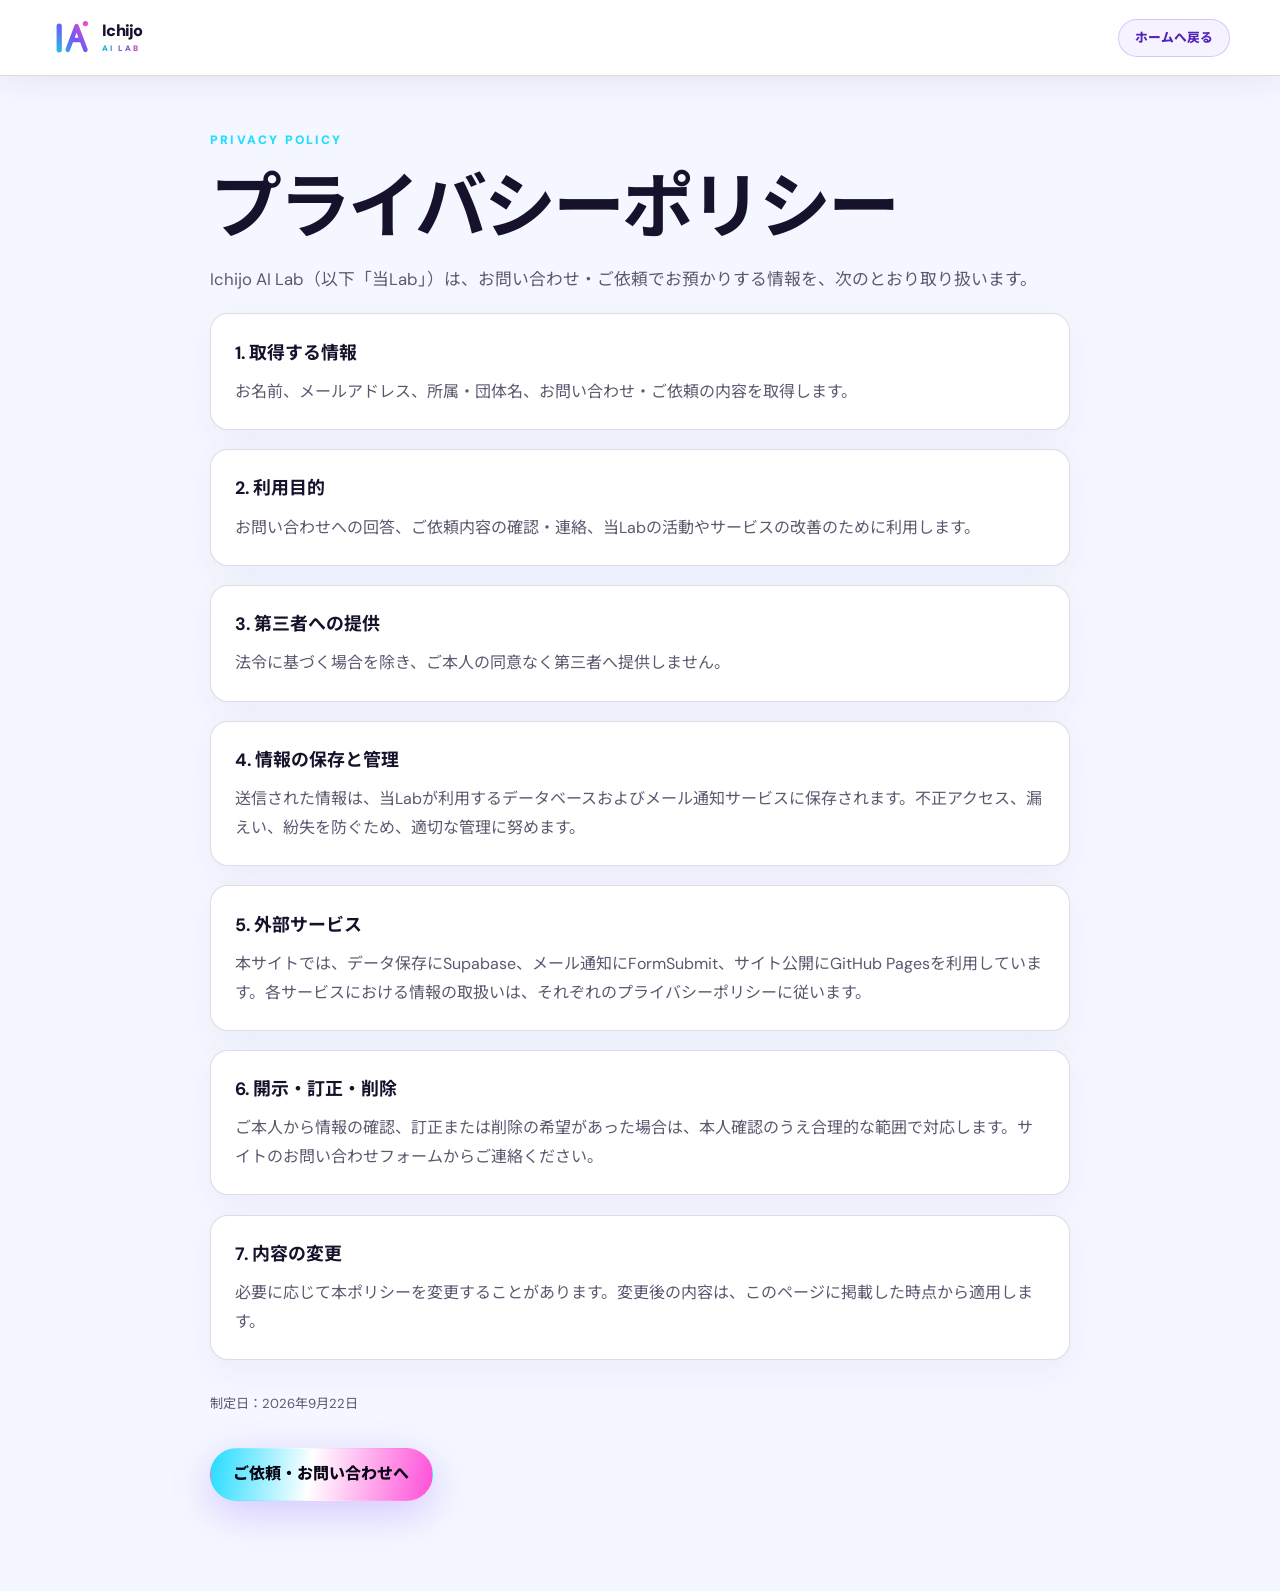
<file: privacy.html>
<!doctype html>
<html lang="ja">
<head>
  <meta charset="UTF-8">
  <meta name="viewport" content="width=device-width,initial-scale=1">
  <meta name="description" content="Ichijo AI Labのプライバシーポリシー">
  <meta name="theme-color" content="#f4f7ff">
  <title>プライバシーポリシー | Ichijo AI Lab</title>
  <link rel="stylesheet" href="assets/style.css">
  <link rel="stylesheet" href="assets/logo.css">
  <link rel="stylesheet" href="assets/privacy.css">
  <link rel="icon" href="assets/logo-mark.svg" type="image/svg+xml">
</head>
<body class="policy-page">
  <header class="site-header">
    <a class="brand" href="index.html" aria-label="Ichijo AI Lab ホーム">
      <img class="brand-mark" src="assets/logo-mark.svg" alt="" width="42" height="42">
      <span class="brand-wordmark"><span class="brand-name">Ichijo</span><span class="brand-lab">AI LAB</span></span>
    </a>
    <a class="button button-ghost small" href="index.html">ホームへ戻る</a>
  </header>
  <main class="policy-shell">
    <p class="eyebrow">PRIVACY POLICY</p>
    <h1>プライバシーポリシー</h1>
    <p class="policy-lead">Ichijo AI Lab（以下「当Lab」）は、お問い合わせ・ご依頼でお預かりする情報を、次のとおり取り扱います。</p>
    <section><h2>1. 取得する情報</h2><p>お名前、メールアドレス、所属・団体名、お問い合わせ・ご依頼の内容を取得します。</p></section>
    <section><h2>2. 利用目的</h2><p>お問い合わせへの回答、ご依頼内容の確認・連絡、当Labの活動やサービスの改善のために利用します。</p></section>
    <section><h2>3. 第三者への提供</h2><p>法令に基づく場合を除き、ご本人の同意なく第三者へ提供しません。</p></section>
    <section><h2>4. 情報の保存と管理</h2><p>送信された情報は、当Labが利用するデータベースおよびメール通知サービスに保存されます。不正アクセス、漏えい、紛失を防ぐため、適切な管理に努めます。</p></section>
    <section><h2>5. 外部サービス</h2><p>本サイトでは、データ保存にSupabase、メール通知にFormSubmit、サイト公開にGitHub Pagesを利用しています。各サービスにおける情報の取扱いは、それぞれのプライバシーポリシーに従います。</p></section>
    <section><h2>6. 開示・訂正・削除</h2><p>ご本人から情報の確認、訂正または削除の希望があった場合は、本人確認のうえ合理的な範囲で対応します。サイトのお問い合わせフォームからご連絡ください。</p></section>
    <section><h2>7. 内容の変更</h2><p>必要に応じて本ポリシーを変更することがあります。変更後の内容は、このページに掲載した時点から適用します。</p></section>
    <p class="policy-date">制定日：2026年9月22日</p>
    <a class="button button-primary" href="index.html#request">ご依頼・お問い合わせへ</a>
  </main>
</body>
</html>
</file>
<file: assets/style.css>
@import url('https://fonts.googleapis.com/css2?family=DM+Sans:wght@400;600;700&family=Noto+Sans+JP:wght@400;600;700;900&display=swap');
:root{--bg:#090616;--panel:#121027;--ink:#f9f8ff;--muted:#b9b4cf;--purple:#7c3cff;--pink:#ff4fd8;--cyan:#23dcff;--yellow:#ffcf57;--border:rgba(255,255,255,.14);--max:1180px;--radius:24px}
*{box-sizing:border-box}html{scroll-behavior:smooth}body{margin:0;background:var(--bg);color:var(--ink);font-family:'DM Sans','Noto Sans JP',sans-serif;line-height:1.8;overflow-x:hidden}a{color:inherit;text-decoration:none}button,input,select,textarea{font:inherit}.skip-link{position:fixed;top:-100px;left:1rem;padding:.7rem 1rem;background:#fff;color:#000;z-index:100}.skip-link:focus{top:1rem}.site-header{position:fixed;z-index:50;top:0;left:0;right:0;height:76px;display:flex;align-items:center;justify-content:space-between;padding:0 max(24px,calc((100vw - var(--max))/2));background:rgba(9,6,22,.74);backdrop-filter:blur(18px);border-bottom:1px solid var(--border)}.brand{display:flex;align-items:center;gap:.75rem;font-weight:900;letter-spacing:-.02em}.brand-mark{display:grid;place-items:center;width:38px;height:38px;color:#090616;background:linear-gradient(135deg,var(--cyan),var(--pink));border-radius:11px;box-shadow:0 0 28px rgba(35,220,255,.25)}.global-nav{display:flex;gap:1.8rem;font-size:.86rem;font-weight:700}.global-nav a{color:var(--muted);transition:.2s}.global-nav a:hover{color:#fff}.menu-button{display:none;background:transparent;border:1px solid var(--border);color:#fff;border-radius:999px;padding:.55rem .9rem;font-size:.75rem}.hero{min-height:100svh;position:relative;display:grid;grid-template-columns:1.08fr .92fr;align-items:center;gap:5vw;padding:130px max(24px,calc((100vw - var(--max))/2)) 80px;isolation:isolate;overflow:hidden}.hero-grid{position:absolute;inset:0;z-index:-3;background:linear-gradient(rgba(35,220,255,.055) 1px,transparent 1px),linear-gradient(90deg,rgba(35,220,255,.055) 1px,transparent 1px);background-size:54px 54px;mask-image:linear-gradient(to bottom,black,transparent)}.hero:after{content:'';position:absolute;z-index:-2;left:-10%;right:-10%;bottom:-12%;height:45%;background:linear-gradient(90deg,var(--purple),var(--pink));filter:blur(160px);opacity:.22}.hero-orb{position:absolute;z-index:-1;border-radius:50%;filter:blur(4px);opacity:.7}.hero-orb-a{width:350px;height:350px;right:8%;top:12%;background:radial-gradient(circle at 35% 30%,#fff 0 1%,var(--cyan) 2%,var(--purple) 38%,transparent 70%);animation:float 8s ease-in-out infinite}.hero-orb-b{width:210px;height:210px;right:30%;bottom:8%;background:radial-gradient(circle,var(--pink),transparent 68%);filter:blur(30px);opacity:.35;animation:float 6s ease-in-out infinite reverse}@keyframes float{50%{transform:translateY(-18px) rotate(8deg)}}.eyebrow{margin:0 0 1rem;color:var(--cyan);font-size:.76rem;font-weight:900;letter-spacing:.18em;text-transform:uppercase}.hero h1{font-size:clamp(3.2rem,7.2vw,7.2rem);line-height:.9;letter-spacing:-.075em;margin:0 0 2rem;font-weight:900;text-shadow:0 8px 40px rgba(0,0,0,.3)}.hero h1 span,.section-heading h2 span,.form-intro h2 span{background:linear-gradient(90deg,var(--cyan),#fff 42%,var(--pink));-webkit-background-clip:text;background-clip:text;color:transparent}.hero-copy{max-width:620px;color:#d5d1e4;font-size:clamp(1rem,1.4vw,1.12rem)}.hero-actions{display:flex;gap:1rem;margin-top:2.2rem}.button{display:inline-flex;justify-content:center;align-items:center;min-height:50px;padding:.7rem 1.4rem;border:1px solid transparent;border-radius:999px;font-weight:800;cursor:pointer;transition:.22s}.button:hover{transform:translateY(-2px)}.button-primary{color:#090616;background:linear-gradient(100deg,var(--cyan),#fff 45%,var(--pink));box-shadow:0 12px 40px rgba(124,60,255,.25)}.button-ghost{border-color:var(--border);background:rgba(255,255,255,.04)}.button-light{background:#fff;color:#24104b}.button-danger{background:rgba(255,79,109,.12);border-color:rgba(255,79,109,.35);color:#ff8ea5}.button.small{min-height:38px;padding:.4rem 1rem;font-size:.8rem}.hero-console{position:relative;border:1px solid rgba(35,220,255,.28);border-radius:20px;background:linear-gradient(145deg,rgba(18,16,39,.9),rgba(23,8,57,.72));box-shadow:0 35px 100px rgba(0,0,0,.45),inset 0 0 60px rgba(124,60,255,.08);transform:perspective(900px) rotateY(-5deg);overflow:hidden}.console-bar{display:flex;align-items:center;gap:.45rem;padding:.8rem 1rem;border-bottom:1px solid var(--border);font-size:.58rem;letter-spacing:.15em;color:var(--muted)}.console-bar span{width:8px;height:8px;border-radius:50%;background:var(--pink)}.console-bar span:nth-child(2){background:var(--yellow)}.console-bar span:nth-child(3){background:var(--cyan)}.console-bar b{margin-left:auto}.console-body{padding:clamp(1.5rem,4vw,3rem)}.console-body p{margin:0;padding:1.35rem 0;border-bottom:1px solid var(--border);font-size:clamp(1rem,2vw,1.4rem);font-weight:800}.console-body small{display:block;color:var(--pink);font-size:.68rem;letter-spacing:.15em}.pulse-line{display:flex;align-items:center;gap:.7rem;margin-top:1.4rem;color:var(--cyan);font-size:.68rem;font-weight:800;letter-spacing:.12em}.pulse-line i{width:9px;height:9px;border-radius:50%;background:var(--cyan);box-shadow:0 0 18px var(--cyan)}.scroll-cue{position:absolute;bottom:2rem;left:50%;transform:translateX(-50%);font-size:.62rem;letter-spacing:.2em;color:var(--muted)}.scroll-cue span{display:block;text-align:center;font-size:1.2rem}.section{max-width:var(--max);margin:auto;padding:120px 24px}.section-heading{max-width:760px}.section-heading h2,.form-intro h2{font-size:clamp(2.5rem,5.5vw,5.2rem);line-height:1.08;letter-spacing:-.055em;margin:.2rem 0 1.5rem}.section-heading>p:last-child{color:var(--muted)}.section-heading.row{max-width:none;display:flex;align-items:end;justify-content:space-between;gap:2rem}.section-heading.row>p{max-width:390px}.about-layout{display:grid;grid-template-columns:1fr 1fr;gap:8vw;margin-top:4rem}.about-copy p{color:var(--muted)}.about-copy .lead{font-size:1.35rem;color:#fff;font-weight:600}.stats-grid{display:grid;grid-template-columns:1fr 1fr;gap:1rem}.stat-card{min-height:190px;display:flex;flex-direction:column;justify-content:end;padding:1.5rem;border:1px solid var(--border);border-radius:var(--radius);background:linear-gradient(145deg,rgba(124,60,255,.22),rgba(255,255,255,.03))}.stat-card strong{font-size:4.4rem;line-height:1;color:var(--cyan)}.stat-card span{font-size:.85rem;color:var(--muted)}.stat-card.wide{grid-column:1/-1;min-height:150px;background:linear-gradient(110deg,rgba(255,79,216,.2),rgba(35,220,255,.08))}.mission-section{display:grid;grid-template-columns:1fr 1fr;gap:1.5rem;padding-top:20px}.mission-card{position:relative;display:grid;grid-template-columns:auto 1fr;gap:1.5rem;min-height:440px;padding:2.2rem;border:1px solid var(--border);border-radius:32px;overflow:hidden;background:var(--panel)}.mission-card:after{content:'';position:absolute;width:260px;height:260px;border-radius:50%;right:-100px;bottom:-100px;background:var(--purple);filter:blur(70px);opacity:.25}.mission-card:nth-child(2):after{background:var(--pink)}.mission-number{font-size:1rem;color:var(--pink);font-weight:900}.mission-card h3{font-size:clamp(2rem,3.5vw,3.3rem);line-height:1.15;letter-spacing:-.04em;margin:4rem 0 1.5rem}.mission-card p:last-child{color:var(--muted)}.projects-section{max-width:none;background:linear-gradient(180deg,transparent,rgba(124,60,255,.08),transparent)}.projects-section>.section-heading,.project-grid{max-width:var(--max);margin-left:auto;margin-right:auto}.project-grid{display:grid;grid-template-columns:repeat(2,1fr);gap:1.4rem;margin-top:4rem}.project-card{position:relative;padding:1.5rem;border:1px solid var(--border);border-radius:28px;background:rgba(18,16,39,.85);overflow:hidden}.project-top{display:flex;justify-content:space-between;align-items:center}.project-top span{font-weight:900;color:var(--muted)}.project-top small,.coming-soon{font-size:.67rem;letter-spacing:.14em;font-weight:800}.project-visual{height:220px;display:grid;place-items:center;margin:1.2rem 0;border-radius:18px;background:radial-gradient(circle at center,rgba(124,60,255,.45),rgba(6,5,15,.8));overflow:hidden;position:relative}.project-visual:before,.project-visual:after{content:'';position:absolute;width:150%;height:1px;background:currentColor;opacity:.25;transform:rotate(20deg)}.project-visual:after{transform:rotate(-20deg)}.project-visual b{display:grid;place-items:center;width:100px;height:100px;border:2px solid currentColor;border-radius:30px;font-size:3.5rem;box-shadow:0 0 50px currentColor,inset 0 0 30px currentColor}.project-card h3{font-size:1.55rem;margin:.7rem 0}.project-card p{color:var(--muted);margin:0 0 1rem}.project-card a{font-weight:800;font-size:.85rem}.project-card a span{color:var(--cyan)}.accent-pink{color:var(--pink)}.accent-cyan{color:var(--cyan)}.accent-yellow{color:var(--yellow)}.accent-purple{color:#b78cff}.project-card h3,.project-card p{color:var(--ink)}.coming-soon{color:var(--muted)}.blog-grid{display:grid;grid-template-columns:repeat(3,1fr);gap:1.2rem;margin-top:3rem}.blog-card{min-height:330px;display:flex;flex-direction:column;padding:2rem;border-top:1px solid var(--border);background:linear-gradient(180deg,rgba(255,255,255,.035),transparent)}.blog-card time{font-size:.75rem;color:var(--cyan)}.blog-card h3{font-size:1.5rem;line-height:1.45;margin:2.6rem 0 1rem}.blog-card p{color:var(--muted);font-size:.92rem}.read-more{margin-top:auto;font-size:.7rem;font-weight:800;letter-spacing:.12em}.read-more b{color:var(--pink)}.form-section{display:grid;grid-template-columns:.85fr 1.15fr;gap:7vw}.form-intro>p:not(.eyebrow){color:var(--muted)}.check-list{padding:0;list-style:none;margin-top:2rem}.check-list li{padding:.7rem 0;border-bottom:1px solid var(--border)}.check-list li:before{content:'✦';color:var(--cyan);margin-right:.8rem}.lab-form,.compact-form,.admin-form{display:grid;gap:1rem}.lab-form{padding:clamp(1.4rem,4vw,2.5rem);border:1px solid var(--border);border-radius:28px;background:var(--panel)}label{display:grid;gap:.4rem;color:#dedbea;font-size:.8rem;font-weight:700}.field-row{display:grid;grid-template-columns:1fr 1fr;gap:1rem}input,select,textarea{width:100%;border:1px solid var(--border);border-radius:12px;background:rgba(255,255,255,.055);color:#fff;padding:.85rem 1rem;outline:none}select option{background:#17132e}input:focus,select:focus,textarea:focus{border-color:var(--cyan);box-shadow:0 0 0 3px rgba(35,220,255,.1)}textarea{resize:vertical}.form-note{font-size:.72rem;color:var(--muted);margin:0}.form-status{min-height:1.5rem;color:var(--cyan);font-size:.85rem;margin:0}.contact-section{max-width:1320px}.contact-card{display:grid;grid-template-columns:1fr 1fr;gap:6vw;padding:clamp(2rem,6vw,5rem);border-radius:38px;background:linear-gradient(125deg,#5622e6,#b31fb7 65%,#ff4f91);box-shadow:0 30px 120px rgba(124,60,255,.28)}.contact-card h2{font-size:clamp(2.4rem,4vw,4.3rem);line-height:1.1;letter-spacing:-.05em;margin:.5rem 0}.contact-card .eyebrow{color:#fff}.compact-form input,.compact-form textarea{background:rgba(10,4,31,.3)}.site-footer{max-width:var(--max);margin:auto;padding:40px 24px 60px;border-top:1px solid var(--border);display:grid;grid-template-columns:1fr auto;gap:2rem;align-items:center}.site-footer p,.site-footer small{color:var(--muted);font-size:.75rem}.site-footer small{grid-column:1/-1}.footer-links{display:flex;flex-wrap:wrap;gap:1.4rem;font-size:.8rem}.reveal{opacity:0;transform:translateY(22px);transition:.7s ease}.reveal.visible{opacity:1;transform:none}.empty-state{color:var(--muted)}
.admin-page{min-height:100vh}.admin-header{height:76px;padding:0 max(24px,calc((100vw - 1400px)/2));display:flex;align-items:center;justify-content:space-between;border-bottom:1px solid var(--border)}.admin-shell{max-width:1400px;margin:auto;padding:40px 24px 80px;display:grid;grid-template-columns:260px 1fr;gap:3rem}.admin-sidebar{position:sticky;top:30px;align-self:start}.admin-sidebar h1{font-size:2rem;line-height:1.2;margin:.4rem 0 1rem}.admin-warning{font-size:.74rem;line-height:1.65;color:var(--yellow);padding:1rem;border:1px solid rgba(255,207,87,.2);border-radius:14px;background:rgba(255,207,87,.06)}.admin-sidebar nav{display:grid;gap:.45rem;margin-top:2rem}.admin-tab{border:0;border-radius:12px;background:transparent;color:var(--muted);padding:.8rem 1rem;text-align:left;cursor:pointer}.admin-tab.active,.admin-tab:hover{background:rgba(255,255,255,.08);color:#fff}.admin-panel{display:none}.admin-panel.active{display:block}.admin-title{display:flex;align-items:center;justify-content:space-between;gap:1rem;margin-bottom:2rem}.admin-title h2{font-size:clamp(2rem,4vw,3.4rem);line-height:1;margin:.2rem 0}.status-pill{font-size:.62rem;letter-spacing:.12em;padding:.45rem .7rem;border:1px solid rgba(35,220,255,.3);border-radius:999px;color:var(--cyan)}.dashboard-grid{display:grid;grid-template-columns:repeat(3,1fr);gap:1rem}.dashboard-grid article,.admin-card,.admin-form,.admin-list article{padding:1.5rem;border:1px solid var(--border);border-radius:20px;background:var(--panel)}.dashboard-grid article{display:flex;flex-direction:column}.dashboard-grid span{color:var(--muted);font-size:.8rem}.dashboard-grid strong{font-size:3rem;color:var(--cyan)}.admin-card{margin-top:1rem}.admin-card p{color:var(--muted)}.admin-form{grid-template-columns:1fr 1fr;margin-bottom:2rem}.admin-form label:nth-of-type(3){grid-column:1/-1}.admin-form .button{justify-self:start}.admin-list{display:grid;gap:.8rem}.admin-list article{display:flex;justify-content:space-between;gap:1rem}.admin-list h3{margin:.25rem 0}.admin-list p{margin:.2rem 0;color:var(--muted);font-size:.85rem}.admin-list small{color:var(--cyan)}.delete-button{align-self:start;border:1px solid rgba(255,79,109,.25);background:transparent;color:#ff8ea5;border-radius:999px;padding:.4rem .8rem;cursor:pointer}.message-item a{color:var(--cyan)}
@media(max-width:850px){.site-header{height:66px}.global-nav{display:none;position:absolute;top:66px;left:12px;right:12px;flex-direction:column;padding:1.2rem;border:1px solid var(--border);border-radius:18px;background:#100d24;box-shadow:0 20px 50px rgba(0,0,0,.45)}.global-nav.open{display:flex}.menu-button{display:block}.hero{grid-template-columns:1fr;padding-top:110px}.hero h1{font-size:clamp(3rem,15vw,5.4rem)}.hero-console{transform:none}.scroll-cue{display:none}.section{padding:84px 20px}.about-layout,.mission-section,.form-section,.contact-card{grid-template-columns:1fr}.section-heading.row{display:block}.project-grid{grid-template-columns:1fr}.blog-grid{grid-template-columns:1fr}.blog-card{min-height:240px}.mission-card{min-height:auto}.mission-card h3{margin-top:1.5rem}.admin-shell{grid-template-columns:1fr}.admin-sidebar{position:static}.admin-sidebar nav{display:flex;overflow:auto}.admin-tab{white-space:nowrap}.dashboard-grid{grid-template-columns:1fr 1fr}.admin-form{grid-template-columns:1fr}.admin-form label:nth-of-type(3){grid-column:auto}}
@media(max-width:520px){.brand{font-size:.86rem}.hero-actions{flex-direction:column}.hero-actions .button{width:100%}.field-row,.stats-grid,.dashboard-grid{grid-template-columns:1fr}.stat-card.wide{grid-column:auto}.project-visual{height:180px}.contact-card{border-radius:24px}.site-footer{grid-template-columns:1fr}.site-footer small{grid-column:auto}.admin-header .brand span:last-child{display:none}.admin-title{align-items:flex-start;flex-direction:column}.admin-list article{flex-direction:column}.delete-button{align-self:flex-end}}
@media(prefers-reduced-motion:reduce){html{scroll-behavior:auto}.hero-orb{animation:none}.reveal{opacity:1;transform:none;transition:none}}

/* Readable light theme */
:root{--bg:#f4f7ff;--panel:#ffffff;--ink:#16122c;--muted:#5d5870;--border:rgba(37,28,73,.15)}
body{background:var(--bg);color:var(--ink)}.site-header{background:rgba(255,255,255,.88);box-shadow:0 8px 30px rgba(42,31,90,.07)}.site-header .brand{color:#17112f}.global-nav a{color:#514b64}.global-nav a:hover{color:#5324c9}.menu-button{color:#21193c;border-color:var(--border)}.hero{color:#fff;background:linear-gradient(135deg,#15102f 0%,#221153 52%,#35115e 100%)}.hero .eyebrow,.hero-copy{color:#e5e2f3}.hero-console{background:linear-gradient(145deg,rgba(26,19,65,.96),rgba(46,14,83,.92));color:#fff}.section-heading>p:last-child,.about-copy p,.mission-card p:last-child,.blog-card p,.form-intro>p:not(.eyebrow),.admin-card p,.admin-list p{color:var(--muted)}.about-copy .lead{color:var(--ink)}.stat-card{background:linear-gradient(145deg,#fff,#eef1ff);box-shadow:0 18px 55px rgba(53,34,120,.08)}.stat-card.wide{background:linear-gradient(110deg,#f7eaff,#e9faff)}.mission-card,.project-card,.lab-form,.dashboard-grid article,.admin-card,.admin-form,.admin-list article{background:#fff;box-shadow:0 18px 55px rgba(53,34,120,.07)}.project-card h3,.project-card p{color:var(--ink)}.project-visual{background:radial-gradient(circle at center,rgba(124,60,255,.22),#edf0ff)}.blog-card{background:linear-gradient(180deg,#fff,rgba(255,255,255,.3));box-shadow:0 15px 45px rgba(53,34,120,.06)}input,select,textarea{background:#fff;color:var(--ink);border-color:rgba(37,28,73,.22)}select option{background:#fff;color:var(--ink)}.button-ghost{border-color:rgba(124,60,255,.25);background:rgba(124,60,255,.06);color:#5124b8}.hero .button-ghost{color:#fff;border-color:rgba(255,255,255,.3);background:rgba(255,255,255,.06)}.site-footer{color:var(--ink)}.admin-warning{background:#fff8dc}.admin-tab.active,.admin-tab:hover{background:#ebe5ff;color:#3e1c91}.admin-tab{color:var(--muted)}.admin-preview-link{display:inline-block;margin-top:.5rem;color:#5724c6;font-weight:800;font-size:.82rem}.code-field,.code-help{grid-column:1/-1}.code-field textarea{font-family:ui-monospace,SFMono-Regular,Menlo,monospace;font-size:.8rem;line-height:1.55}.code-help{margin:0;color:var(--muted);font-size:.75rem}.runner-page{height:100vh;overflow:hidden}.runner-header{height:72px;display:flex;align-items:center;justify-content:space-between;padding:0 22px;background:#fff;border-bottom:1px solid var(--border)}.runner-header>div{display:flex;align-items:center;gap:1rem}.runner-shell{height:calc(100vh - 72px);padding:14px}.runner-shell iframe{display:block;width:100%;height:100%;border:1px solid var(--border);border-radius:18px;background:#fff}.runner-error{max-width:680px;margin:80px auto;padding:2rem;border:1px solid var(--border);border-radius:18px;background:#fff;color:#6a2740}.form-section .eyebrow,.section .eyebrow{color:#5423bd}.contact-card .eyebrow{color:#fff}
@media(max-width:850px){.global-nav{background:#fff}.runner-header .brand span:last-child{display:none}.runner-header strong{font-size:.8rem}.runner-shell{padding:6px}.runner-shell iframe{border-radius:10px}}
.login-screen{position:fixed;inset:0;z-index:100;display:grid;place-items:center;padding:20px;background:linear-gradient(135deg,#f4f7ff,#ece7ff)}.login-screen[hidden]{display:none}.login-card{width:min(440px,100%);display:grid;gap:1rem;padding:clamp(1.5rem,5vw,2.5rem);border:1px solid var(--border);border-radius:26px;background:#fff;box-shadow:0 30px 100px rgba(53,34,120,.16)}.login-card .brand{margin-bottom:1rem}.login-card .eyebrow{margin:0}.login-card h1{margin:0;font-size:2.2rem;line-height:1.2}.login-card>p:not(.eyebrow):not(.form-status){margin:0;color:var(--muted)}.admin-header:not(.signed-in) .admin-header-actions{visibility:hidden}.admin-header-actions{display:flex;align-items:center;gap:.8rem}.admin-header-actions>span{font-size:.75rem;color:var(--muted)}button:disabled{opacity:.55;cursor:wait}
@media(max-width:620px){.admin-header-actions>span{display:none}.admin-header-actions .button-ghost{display:none}}
</file>
<file: assets/logo.css>
.brand {
  gap: .65rem;
  letter-spacing: -.035em;
}

.brand-mark {
  display: block;
  width: 42px;
  height: 42px;
  flex: 0 0 42px;
  border-radius: 0;
  background: none;
  box-shadow: none;
  object-fit: contain;
}

.site-header .brand {
  font-size: 1rem;
}

.about-layout.about-layout-simple {
  grid-template-columns: minmax(0, 820px);
  gap: 0;
}

.brand-wordmark {
  display: flex;
  min-width: 0;
  flex-direction: column;
  justify-content: center;
  line-height: 1;
}

.brand-name {
  color: #17112f;
  font-size: 1.02em;
  font-weight: 900;
  letter-spacing: -.055em;
}

.brand-lab {
  margin-top: .28rem;
  background: linear-gradient(90deg, #0bbdd6, #7056ee 52%, #dd43bb);
  -webkit-background-clip: text;
  background-clip: text;
  color: transparent;
  font-size: .5em;
  font-weight: 900;
  letter-spacing: .24em;
}

@media (max-width: 520px) {
  .brand-mark {
    width: 38px;
    height: 38px;
    flex-basis: 38px;
  }

  .brand-name {
    font-size: .94em;
  }

}
</file>
<file: assets/privacy.css>
.privacy-consent { display: flex; grid-template-columns: none; align-items: center; gap: .65rem; font-size: .78rem; }
.privacy-consent input { width: 1.15rem; height: 1.15rem; flex: 0 0 auto; }
.privacy-consent a { color: #5423bd; text-decoration: underline; text-underline-offset: .18em; }
.policy-page { min-height: 100vh; }
.policy-shell { width: min(860px, calc(100% - 40px)); margin: 0 auto; padding: 130px 0 90px; }
.policy-shell h1 { margin: .2rem 0 1rem; font-size: clamp(2.2rem, 7vw, 4.5rem); line-height: 1.1; letter-spacing: -.045em; }
.policy-lead { color: var(--muted); font-size: 1.05rem; }
.policy-shell section { margin-top: 1.2rem; padding: 1.4rem 1.5rem; border: 1px solid var(--border); border-radius: 18px; background: #fff; box-shadow: 0 12px 35px rgba(53,34,120,.05); }
.policy-shell h2 { margin: 0 0 .55rem; font-size: 1.12rem; }
.policy-shell section p { margin: 0; color: var(--muted); }
.policy-date { margin: 2rem 0; color: var(--muted); font-size: .82rem; }
@media (max-width: 520px) { .policy-shell { width: min(100% - 28px, 860px); padding-top: 105px; } .policy-shell section { padding: 1.15rem; } }
</file>
